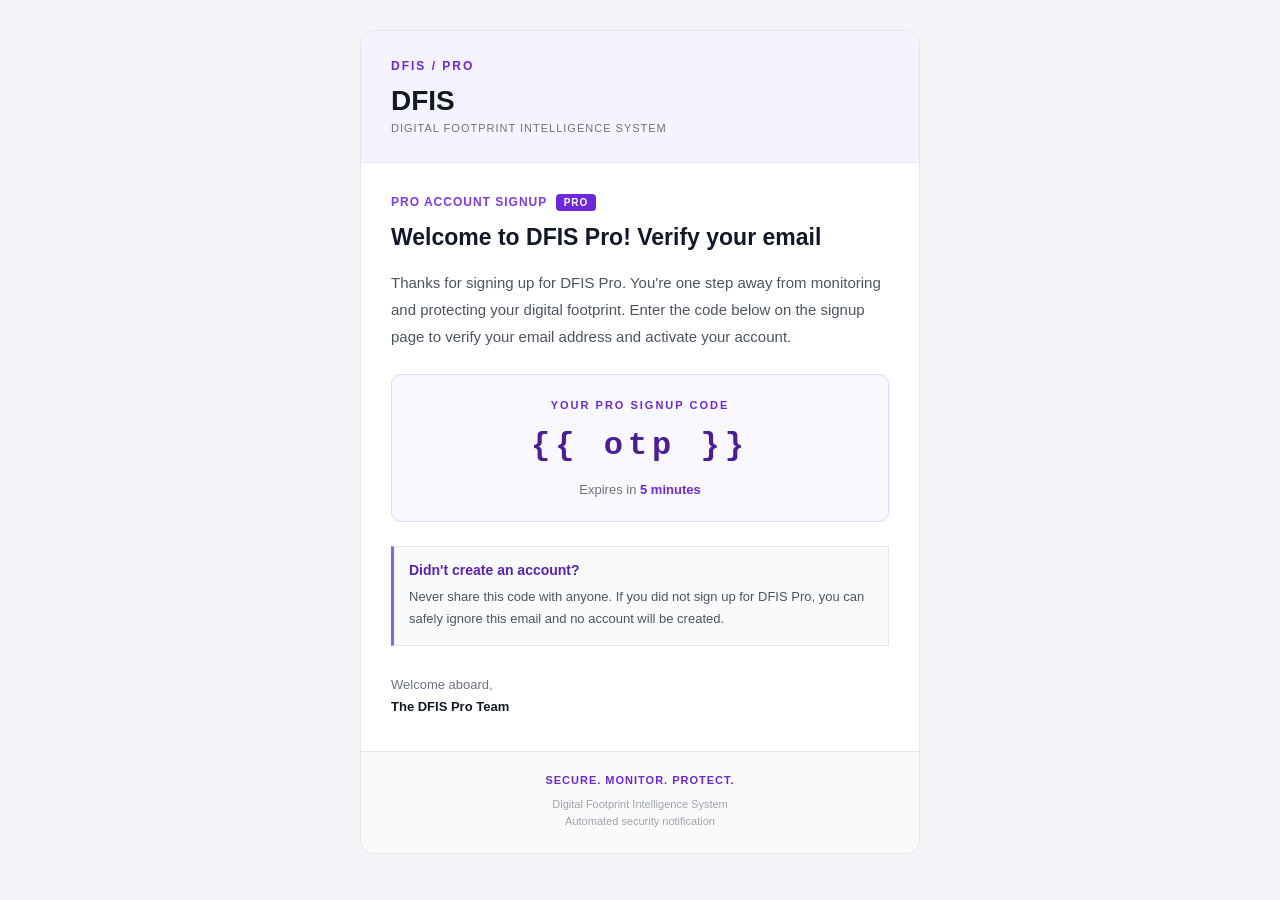
<file: backend/email_templates/dfis_signup_verification.html>
<!DOCTYPE html>
<html lang="en">
<head>
    <meta charset="UTF-8">
    <meta name="viewport" content="width=device-width, initial-scale=1.0">
    <title>Welcome to DFIS - Verify Your Email</title>
</head>

<body style="margin:0;padding:30px 12px;background-color:#f3f4f8;
             font-family:Arial,Helvetica,sans-serif;color:#1f2937;">

    <table role="presentation" width="100%" cellspacing="0"
           cellpadding="0" border="0">
        <tr>
            <td align="center">

                <table role="presentation" width="100%" cellspacing="0"
                       cellpadding="0" border="0"
                       style="max-width:560px;background-color:#ffffff;
                              border:1px solid #e5e7eb;border-radius:14px;
                              overflow:hidden;">

                    <!-- Header -->
                    <tr>
                        <td style="padding:28px 30px;background-color:#f5f3ff;
                                   border-bottom:1px solid #e9e5ff;">

                            <p style="margin:0;color:#6d28d9;font-size:12px;
                                      font-weight:bold;letter-spacing:2px;">
                                DFIS / PRO
                            </p>

                            <h1 style="margin:12px 0 5px;color:#111827;
                                       font-size:28px;">
                                DFIS
                            </h1>

                            <p style="margin:0;color:#6b7280;font-size:11px;
                                      letter-spacing:1px;">
                                DIGITAL FOOTPRINT INTELLIGENCE SYSTEM
                            </p>
                        </td>
                    </tr>

                    <!-- Email content -->
                    <tr>
                        <td style="padding:32px 30px;">

                            <p style="margin:0 0 12px;color:#7c3aed;
                                      font-size:12px;font-weight:bold;
                                      letter-spacing:1px;">
                                PRO ACCOUNT SIGNUP &nbsp;<span style="background-color:#6d28d9;color:#ffffff;padding:3px 8px;border-radius:4px;font-size:10px;letter-spacing:1px;">PRO</span>
                            </p>

                            <h2 style="margin:0 0 16px;color:#111827;
                                       font-size:23px;line-height:1.4;">
                                Welcome to DFIS Pro! Verify your email
                            </h2>

                            <p style="margin:0 0 24px;color:#4b5563;
                                      font-size:15px;line-height:1.8;">
                                Thanks for signing up for DFIS Pro. You're one step away from
                                monitoring and protecting your digital footprint.
                                Enter the code below on the signup page to
                                verify your email address and activate your
                                account.
                            </p>

                            <!-- OTP box -->
                            <table role="presentation" width="100%"
                                   cellspacing="0" cellpadding="0" border="0"
                                   style="background-color:#faf8ff;
                                          border:1px solid #ddd6fe;
                                          border-radius:10px;">
                                <tr>
                                    <td align="center"
                                        style="padding:24px 12px;">

                                        <p style="margin:0 0 16px;
                                                  color:#6d28d9;
                                                  font-size:11px;
                                                  font-weight:bold;
                                                  letter-spacing:2px;">
                                            YOUR PRO SIGNUP CODE
                                        </p>

                                        <div style="color:#4c1d95;
                                                    font-family:Consolas,
                                                    'Courier New',monospace;
                                                    font-size:32px;
                                                    font-weight:bold;
                                                    letter-spacing:5px;
                                                    overflow-wrap:anywhere;">
                                            {{ otp }}
                                        </div>

                                        <p style="margin:18px 0 0;
                                                  color:#6b7280;
                                                  font-size:13px;">
                                            Expires in
                                            <strong style="color:#6d28d9;">
                                                5 minutes
                                            </strong>
                                        </p>

                                    </td>
                                </tr>
                            </table>

                            <!-- Security notice -->
                            <table role="presentation" width="100%"
                                   cellspacing="0" cellpadding="0" border="0"
                                   style="margin-top:24px;
                                          background-color:#f9fafb;
                                          border:1px solid #e5e7eb;
                                          border-left:3px solid #8b5cf6;">
                                <tr>
                                    <td style="padding:15px;">

                                        <p style="margin:0 0 8px;
                                                  color:#5b21b6;
                                                  font-weight:bold;
                                                  font-size:14px;">
                                            Didn't create an account?
                                        </p>

                                        <p style="margin:0;color:#4b5563;
                                                  font-size:13px;
                                                  line-height:1.7;">
                                            Never share this code with anyone.
                                            If you did not sign up for DFIS Pro,
                                            you can safely ignore this email and
                                            no account will be created.
                                        </p>

                                    </td>
                                </tr>
                            </table>

                            <!-- Signature -->
                            <p style="margin:28px 0 0;color:#6b7280;
                                      font-size:13px;line-height:1.7;">
                                Welcome aboard,<br>
                                <strong style="color:#111827;">
                                    The DFIS Pro Team
                                </strong>
                            </p>

                        </td>
                    </tr>

                    <!-- Footer -->
                    <tr>
                        <td style="padding:22px;
                                   background-color:#fafafa;
                                   border-top:1px solid #e5e7eb;
                                   text-align:center;">

                            <p style="margin:0 0 10px;color:#6d28d9;
                                      font-size:11px;font-weight:bold;
                                      letter-spacing:1px;">
                                SECURE. MONITOR. PROTECT.
                            </p>

                            <p style="margin:0;color:#9ca3af;
                                      font-size:11px;line-height:1.6;">
                                Digital Footprint Intelligence System<br>
                                Automated security notification
                            </p>

                        </td>
                    </tr>

                </table>

            </td>
        </tr>
    </table>

</body>
</html>
</file>
